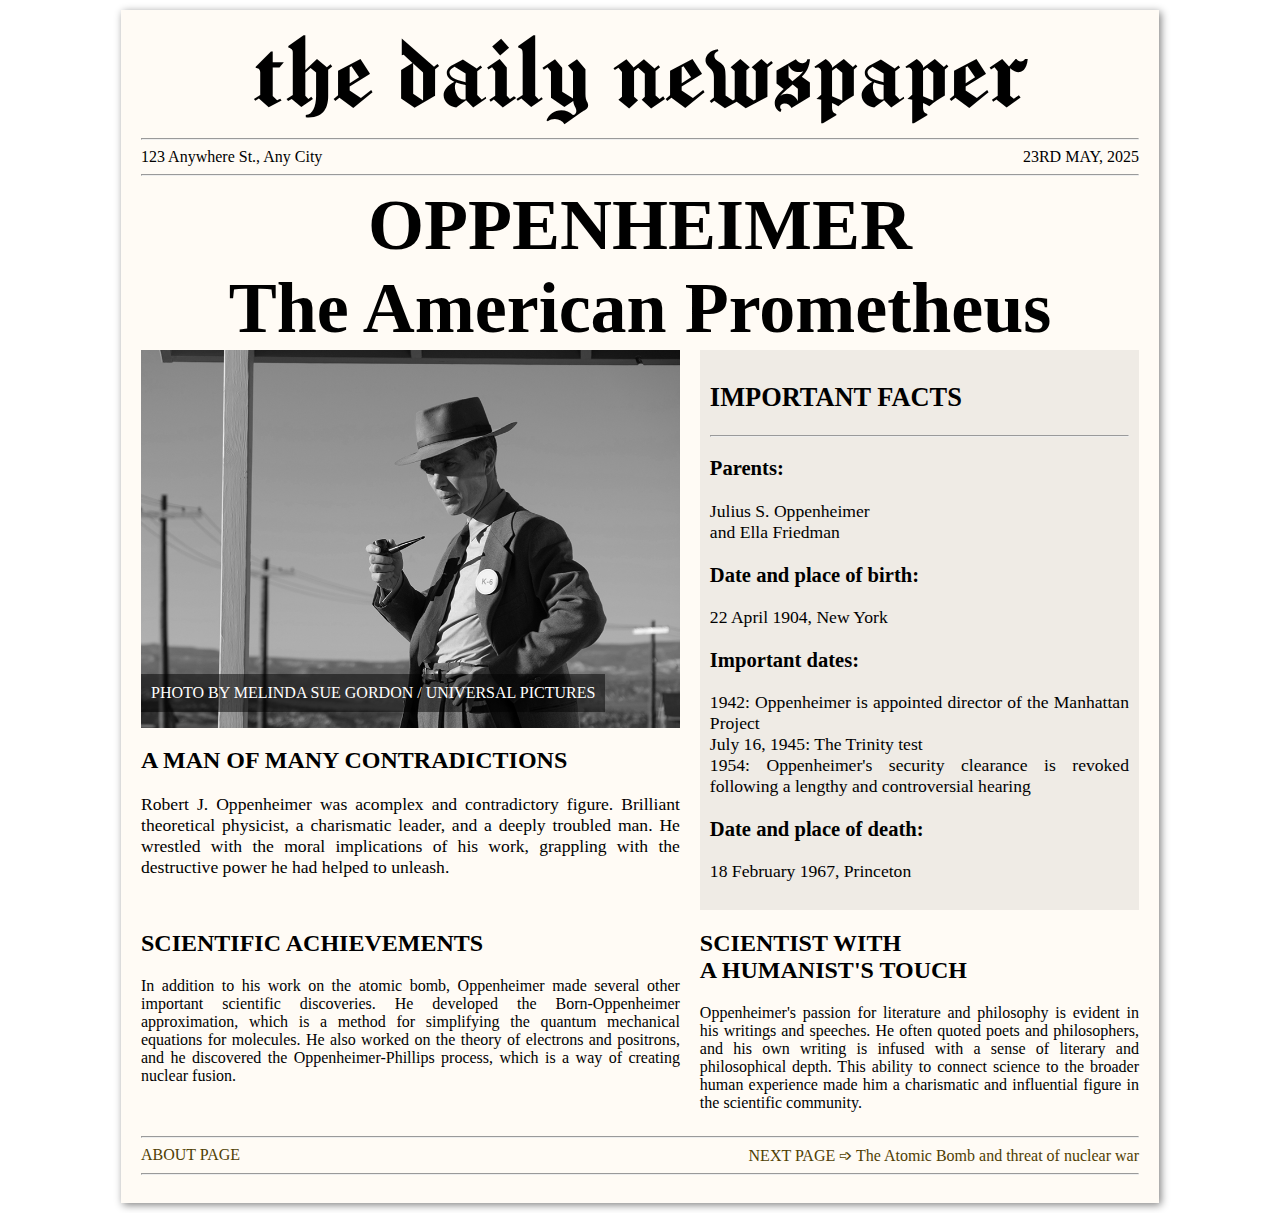
<file: index.html>
<!DOCTYPE html>
<html lang="en">
<head>
    <meta charset="UTF-8">
    <meta name="viewport" content="width=device-width, initial-scale=1.0">
    <title>Oppenheimer</title>
    <link rel="stylesheet" href="style.css">
</head>
<body>

    <div class="page">
        
        
        <div class="header">
            <h1><center>the daily newspaper</center></h1>
            <hr>

            <section class="info-bar">
                <div>123 Anywhere St., Any City</div>
                <div>23RD MAY, 2025</div>
            </section>
            
            <hr>
        </div>
        
        <div class="title">
            <div class="oppie">OPPENHEIMER</div>
            <div><center>
                The American Prometheus
            </center>
            </div>
        </div>

        <div class="image">
            <p class="credit">PHOTO BY MELINDA SUE GORDON / UNIVERSAL PICTURES</p>
            <img src="/images/gf-02770.jpg" alt="oppenheimer movie shot" width="100%">
        </div>
        <div class="paragraph p2 par2" id="dates">
            <h2>IMPORTANT FACTS</h2>
            <hr>
            <div>
                <h3>Parents:</h3>
                <p>Julius S. Oppenheimer <br>
                    and Ella Friedman</p>
            </div>
            <div>
                <h3>Date and place of birth:</h3>
                <p>22 April 1904, New York</p>
            </div>
            <div>
                <h3>Important dates:</h3>
                <p>1942: Oppenheimer is appointed director of the Manhattan Project <br>
                    July 16, 1945: The Trinity test <br>
                    1954: Oppenheimer's security clearance is revoked following 
                    a lengthy and controversial hearing</p>
            </div>
            <div>
                <h3>Date and place of death:</h3>
                <p>18 February 1967, Princeton </p>
            </div>
        </div>

        <div class="paragraph p1">
            <h2>A MAN OF MANY CONTRADICTIONS</h2>
            <p class="par2">Robert J. Oppenheimer was acomplex and contradictory figure. 
                Brilliant theoretical physicist, a charismatic leader, 
                and a deeply troubled man. He wrestled with the moral implications of his work, grappling with the destructive power he had helped to unleash.

            </p>
        </div>

        <div class="paragraph p2">
            <h2>SCIENTIFIC ACHIEVEMENTS</h2>
            <p>In addition to his work on the atomic bomb, 
                Oppenheimer made several other important scientific discoveries. 
                He developed the Born-Oppenheimer approximation, which is a method
                 for simplifying the quantum mechanical equations for molecules. 
                He also worked on the theory of electrons and positrons, and he discovered 
                the Oppenheimer-Phillips process, 
                which is a way of creating nuclear fusion.</p>
        </div>

        <div class="paragraph p1">
            <h2>SCIENTIST WITH <BR> A HUMANIST'S TOUCH</h2>
            <p>Oppenheimer's passion for literature and philosophy is evident in his 
                writings and speeches. He often quoted poets and philosophers, 
                and his own writing is infused with a sense of literary and philosophical depth.
                 This ability to connect science to the broader human experience made 
                 him a charismatic and influential figure in the scientific community.</p>
        </div>

        <section class="footer">
            <hr>
            <div class="ftst">
                <a href="/about.html" class="navigator">ABOUT PAGE</a>
                <a href="/facts.html" class="navigator">NEXT PAGE ➩ The Atomic Bomb and threat of nuclear war</a>    
            </div>
            <hr>
        </section>

        

    </div>
    
</body>
</html>
</file>
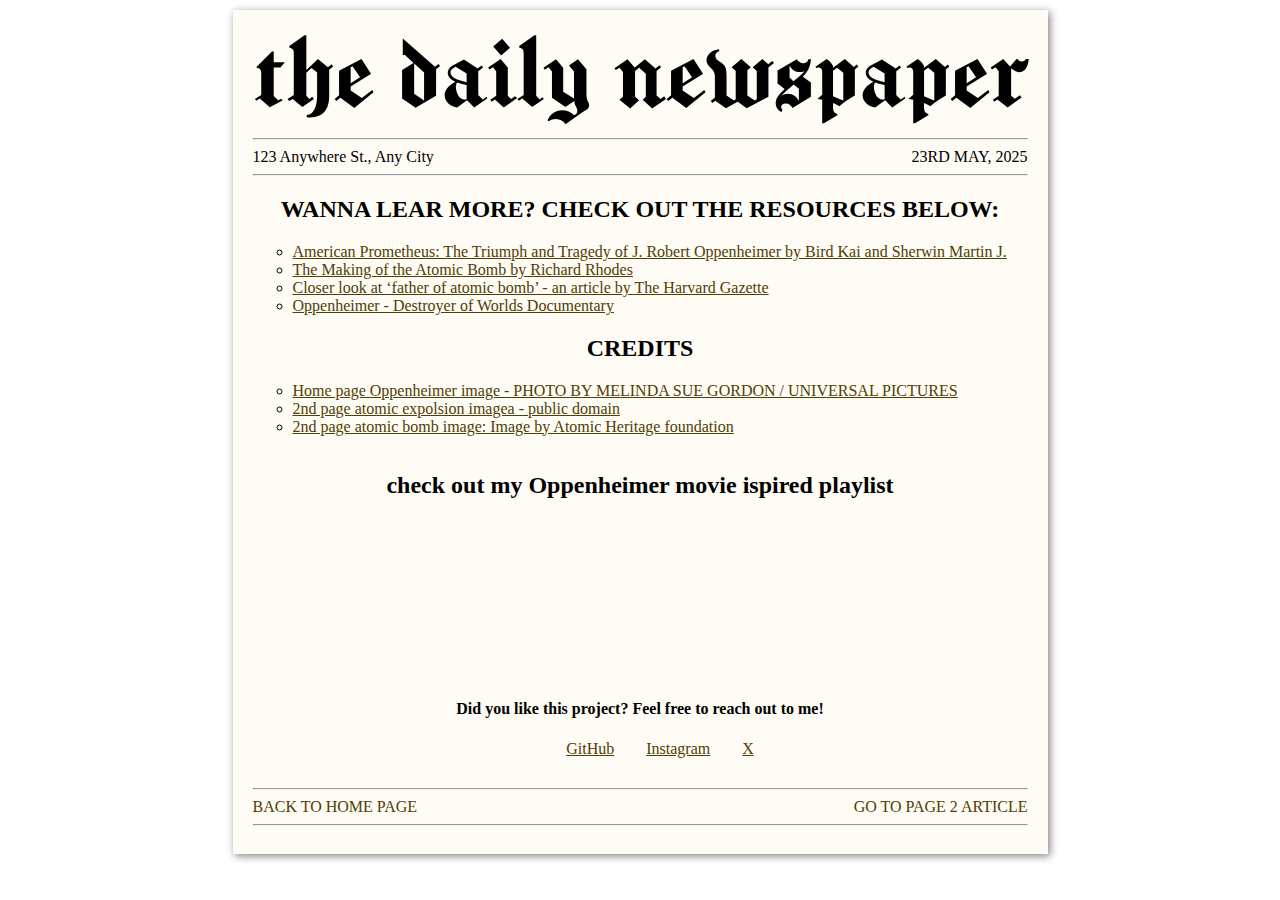
<file: about.html>
<!DOCTYPE html>
<html lang="en">
<head>
    <meta charset="UTF-8">
    <meta name="viewport" content="width=device-width, initial-scale=1.0">
    <title>About</title>
    <link rel="stylesheet" href="style.css">
</head>
<body>
    <div class="page" style="height: fit-content; display: block;">
        <div class="header">
            <h1><center>the daily newspaper</center></h1>
            <hr>

            <section class="info-bar">
                <div>123 Anywhere St., Any City</div>
                <div>23RD MAY, 2025</div>
            </section>
            
            <hr>
        </div>

        <div>
            <h2><center>WANNA LEAR MORE? CHECK OUT THE RESOURCES BELOW:</center></h2>
            <ul>
                <li><a href="https://www.amazon.com/American-Prometheus-Triumph-Tragedy-Oppenheimer/dp/0375726268">American Prometheus: The Triumph and Tragedy of J. Robert Oppenheimer by Bird Kai and Sherwin Martin J.</a></li>
                <li><a href="https://www.amazon.com/Making-Atomic-Bomb-Richard-Rhodes/dp/1451677618">The Making of the Atomic Bomb by Richard Rhodes</a></li>
                <li><a href="https://news.harvard.edu/gazette/story/2023/07/closer-look-at-father-of-atomic-bomb/">Closer look at ‘father of atomic bomb’ - an article by The Harvard Gazette</a></li>
                <li><a href="https://youtu.be/0s9fpFPAC94?si=MZ11RC716gJTDn1U">Oppenheimer - Destroyer of Worlds Documentary</a></li>
            </ul>
        </div>

        <div>
            <h2><center>CREDITS</center></h2>
            <ul>
                <li><a href="https://wpcdn.us-east-1.vip.tn-cloud.net/www.pittsburghmagazine.com/content/uploads/2023/07/l/f/gf-02770.jpg">Home page Oppenheimer image - PHOTO BY MELINDA SUE GORDON / UNIVERSAL PICTURES</a></li>
                <li><a href="https://upload.wikimedia.org/wikipedia/commons/thumb/e/e0/Nagasakibomb.jpg/643px-Nagasakibomb.jpg">2nd page atomic expolsion imagea - public domain</a></li>
                <li><a href="https://th-thumbnailer.cdn-si-edu.com/BEIhGRIjarHiHx-9IaCnnL3yJmA=/1000x750/filters:no_upscale()/https://tf-cmsv2-smithsonianmag-media.s3.amazonaws.com/filer/39/43/39436270-106d-4140-9beb-3e6c80f7c7b4/77-bt-183_putty_applied_to_forward_polar_plate.jpg">2nd page atomic bomb image: Image by Atomic Heritage foundation</a></li>
            </ul>
        </div>

        <div class="about">
            <h2><center>check out my Oppenheimer movie ispired playlist</center></h2>
            <iframe border-radius:12px" src="https://open.spotify.com/embed/playlist/52T76BQzXDhSBHHOky7iDN?utm_source=generator&theme=0" width="100%" height="152" frameBorder="0" allowfullscreen="" allow="autoplay; clipboard-write; encrypted-media; fullscreen; picture-in-picture" loading="lazy"></iframe>
        </div>

        <div class="bottom">
            <h4><center>Did you like this project? Feel free to reach out to me!</center></h4>
            <ul style="list-style: none;" class="contact">
                <li><a href="https://github.com/jooullss">GitHub</a></li>
                <li><a href="https://instagram.com/jooullss?igshid=NzZlODBkYWE4Ng==">Instagram</a></li>
                <li><a href="https://x.com/jooulls?t=e1jSAlMtjWe364w9FRygqw&s=09">X</a></li>
            </ul>
        </div>

        <section class="footer">
            <hr>
            <div class="ftst">
                <a href="/index.html" class="navigator">BACK TO HOME PAGE</a>
                <a href="/facts.html" class="navigator">GO TO PAGE 2 ARTICLE</a>
            </div>
            <hr>
        </section>
    </div>
</body>
</html>
</file>
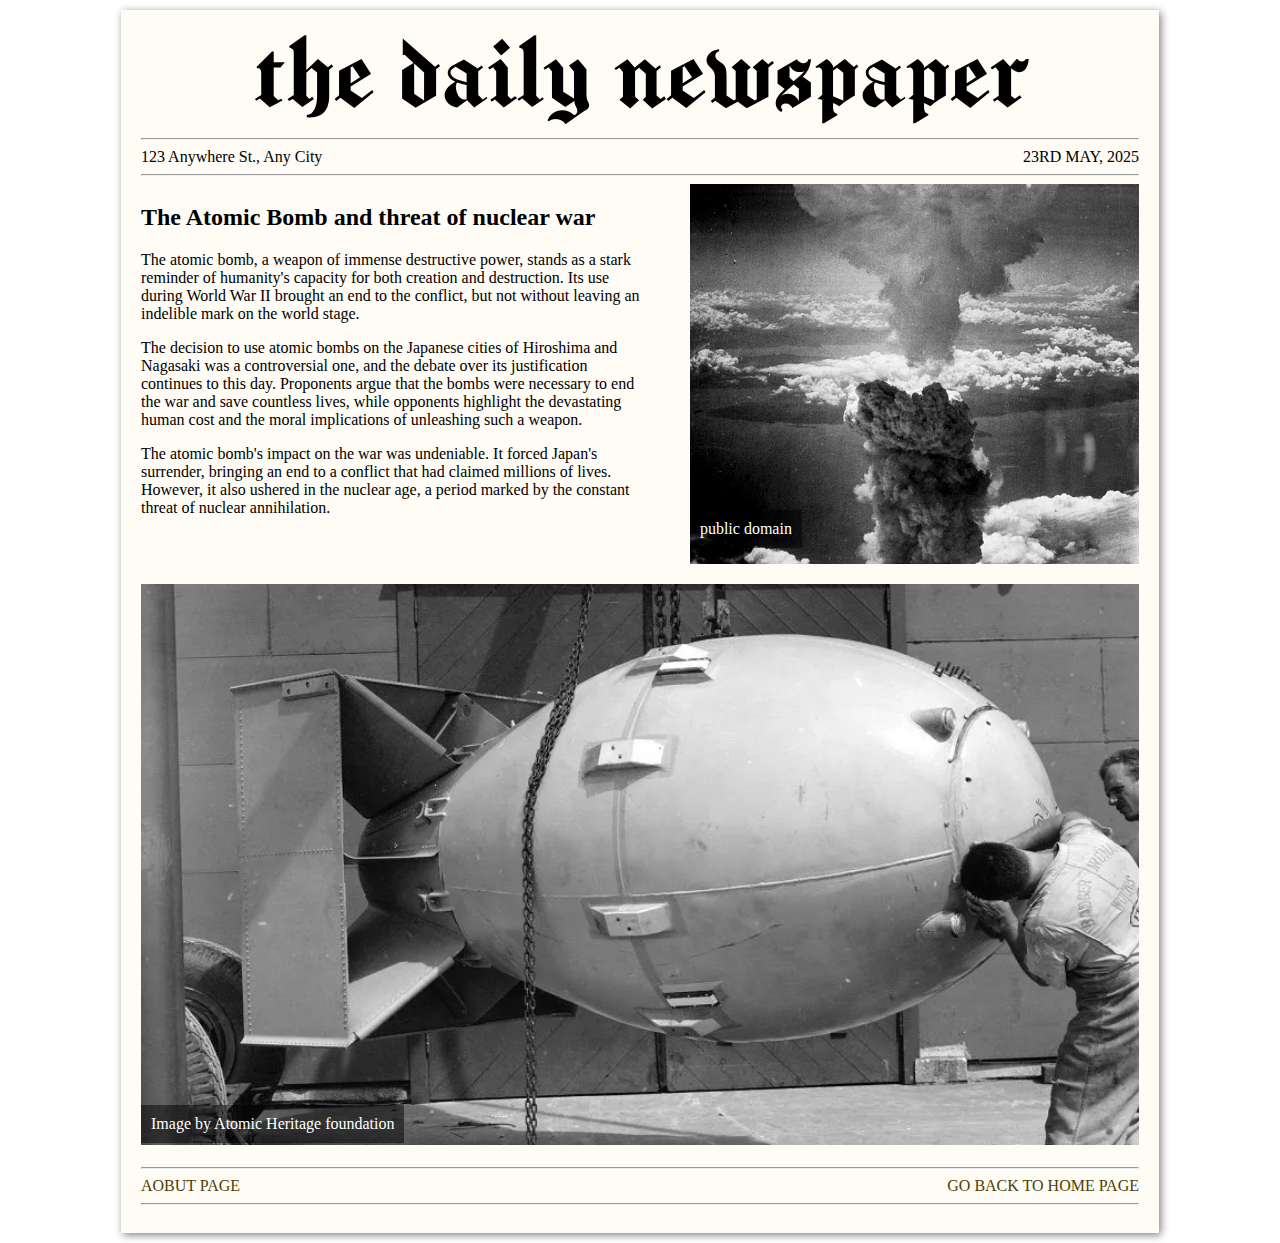
<file: facts.html>
<!DOCTYPE html>
<html lang="en">
<head>
    <meta charset="UTF-8">
    <meta name="viewport" content="width=device-width, initial-scale=1.0">
    <title>The Atomic Bomb and threat of nuclear war</title>
    <link rel="stylesheet" href="style.css">
</head>
<body>
    <div class="page" style="height: fit-content; display: block;">
        <div class="header">
            <h1><center>the daily newspaper</center></h1>
            <hr>

            <section class="info-bar">
                <div>123 Anywhere St., Any City</div>
                <div>23RD MAY, 2025</div>
            </section>
            
            <hr>
        </div>

        <div class="article">
            <div class="p-img">
                <div class="text">
                    <h2 class="p50per">The Atomic Bomb and threat of nuclear war</h2>
                    <p class="p50per">The atomic bomb, a weapon of immense destructive power, stands as a stark reminder of humanity's capacity for both creation and destruction. Its use during World War II brought an end to the conflict, but not without leaving an indelible mark on the world stage.</p>
                    <p class="p50per">The decision to use atomic bombs on the Japanese cities of Hiroshima and Nagasaki was a controversial one, and the debate over its justification continues to this day. Proponents argue that the bombs were necessary to end the war and save countless lives, while opponents highlight the devastating human cost and the moral implications of unleashing such a weapon.</p>
                    <p class="p50per">The atomic bomb's impact on the war was undeniable. It forced Japan's surrender, bringing an end to a conflict that had claimed millions of lives. However, it also ushered in the nuclear age, a period marked by the constant threat of nuclear annihilation.</p>
                </div>
                <div class="image img1">
                    <p class="credit">public domain</p>
                    <img src="/images/Nagasakibomb.jpg" alt="atomic explosion" width="100%">
                </div>
            </div>
            <div class="image img2">
                <p class="credit">Image by Atomic Heritage foundation</p>
                <img src="/images/77-bt-183_putty_applied_to_forward_polar_plate.png" alt="atomic explosion" width="100%">
            </div>
        </div>

        <section class="footer">
            <hr>
            <div class="ftst">
                <a href="/about.html" class="navigator">AOBUT PAGE</a>
                <a href="/index.html" class="navigator">GO BACK TO HOME PAGE</a>    
            </div>
            <hr>
        </section>
        
    </div>
</body>
</html>
</file>
<file: style.css>
@font-face {
    font-family: headerfont;
    src: url("/fonts/Chomsky.otf") format("opentype");
}

@import url('https://fonts.googleapis.com/css2?family=Averia+Serif+Libre:wght@700&family=Bitter:wght@300&family=Gothic+A1:wght@200;900&family=Roboto&family=Roboto+Slab:wght@200&display=swap');

@import url('https://fonts.googleapis.com/css2?family=Bitter:wght@300&family=Gothic+A1:wght@200;900&family=Roboto&family=Roboto+Slab:wght@200&display=swap');
p, h1, h2, h3 {
    font-family: 'Bitter', serif;
    font-weight: lighter;
}

h1 {
    font-family: headerfont !important;
    margin: 0px;
    font-size: 7.01em;
}

.page {
    /* border: 1px solid red; */
    display: grid;
    grid-template-columns: 54% 44%;
    grid-template-rows: 11.1% 21.5% 40% 21.5% 1;
    gap: 2%;
    grid-row-gap: 0px;
    max-width: 998px;
    background-color: #fffbf5;
    padding: 20px;
    padding-top: 0px;
    box-shadow: grey 2px 2px 8px;

}

.header, .title, .footer {
    grid-column: 2 span;
}

.info-bar {
    display: flex;
    flex-direction: row;
    justify-content: space-between;
}

.title {
    display: flex;
    flex-direction: column;
    justify-content: center;
    align-items: center;
    font-size: 4.5em;
    font-family: 'Averia Serif Libre', serif;
    font-weight: BOLDER;
}

img {
    object-fit: cover;
    /* grid-row-end: 4; */
    height: 100%;
    filter: grayscale();
}

.header, .footer {
    width: 100%;
}

body {
    display: flex;
    justify-content: center;
    align-items: center;
    padding: 2px;

}

h2 {
    font-weight: bold;
}

.par2 {
    font-size: 1.1rem;
    text-align: justify;
}

.p2 {
    grid-row: span 2;
    
}

h3 {
    font-weight: bold;
}

.paragraph {
    text-align: justify;
}

.about {
    width: 100%;
    display: flex;
    flex-direction: column;
    justify-content: center;
}

ul {
    list-style: circle;
}

a {
    color: #4f4003;
}

.contact {
    display: flex;
    flex-direction: row;
    justify-content: center;
    gap: 2rem;
}

.image {
    position: relative;
  }
  
  .credit {
    position: absolute;
    bottom: 0;
    left: 0;
    background-color: rgba(0, 0, 0, 0.5);
    color: white;
    padding: 10px;
    z-index: 1;
  }

  .ftst {
    display: flex;
    flex-direction: row;
    justify-content: space-between;
    align-items: center;
  }

  .bottom {
    margin-bottom: 30px;
    margin-top: 30px;
  }



.img2 {
    grid-column: span 2;
    padding-top: 20px;
    padding-bottom: 10px;
    aspect-ratio: 16/9;
}

/* .img1 {
    max-height: 4px;
} */

/* .text {
    display: flex;
    flex-direction: column;
    justify-content: center;    
} */

.p-img {
    display: flex;
    flex-direction: row;
    justify-content: space-between;
}
.text {
    width: 50%;
    height: min-content;

}

.img1 {
    width: 45%;
    object-fit: cover;
    /* max-height: 407px; */
    
}

@media (min-width: 880px) {
    .img1 {
      max-height: 380px;
    }
  }

.navigator {
    text-decoration: none;
}

#dates {
    background-color: #3b393715;
    padding: 10px;
}
</file>
